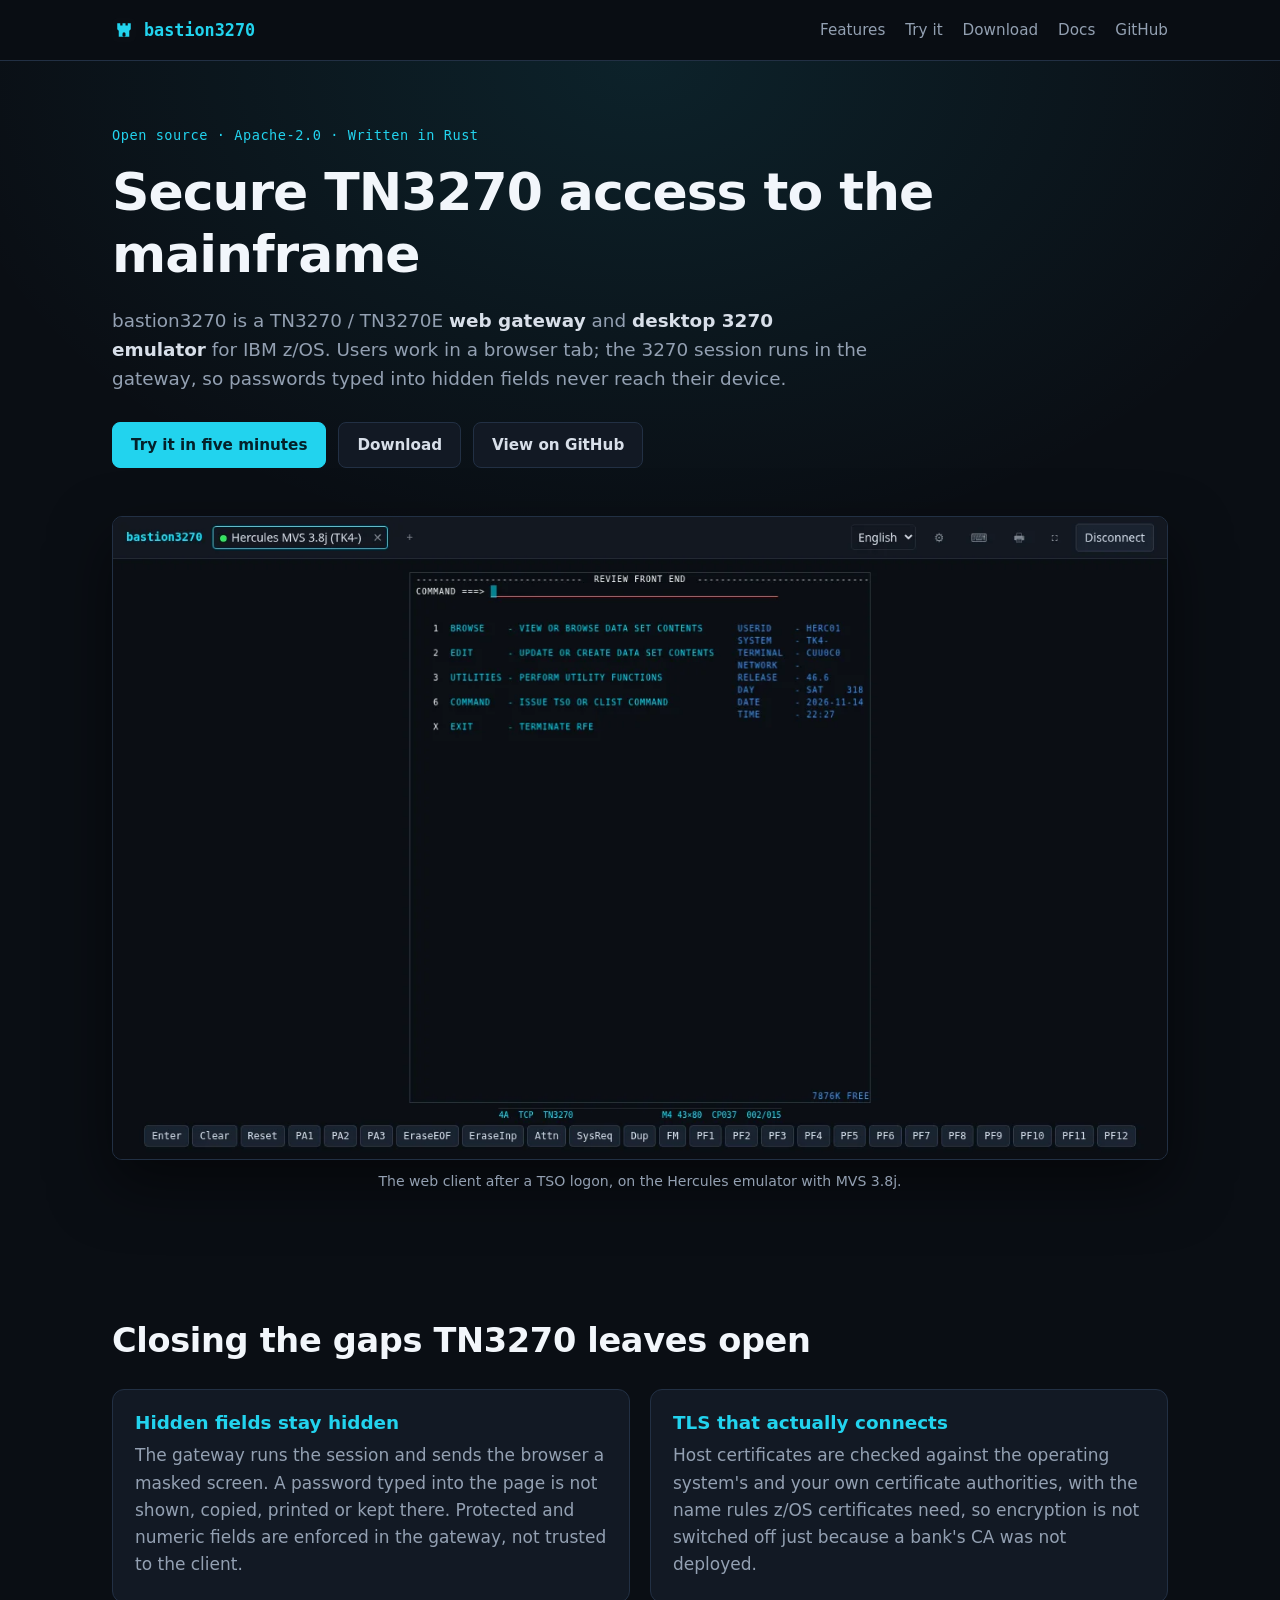
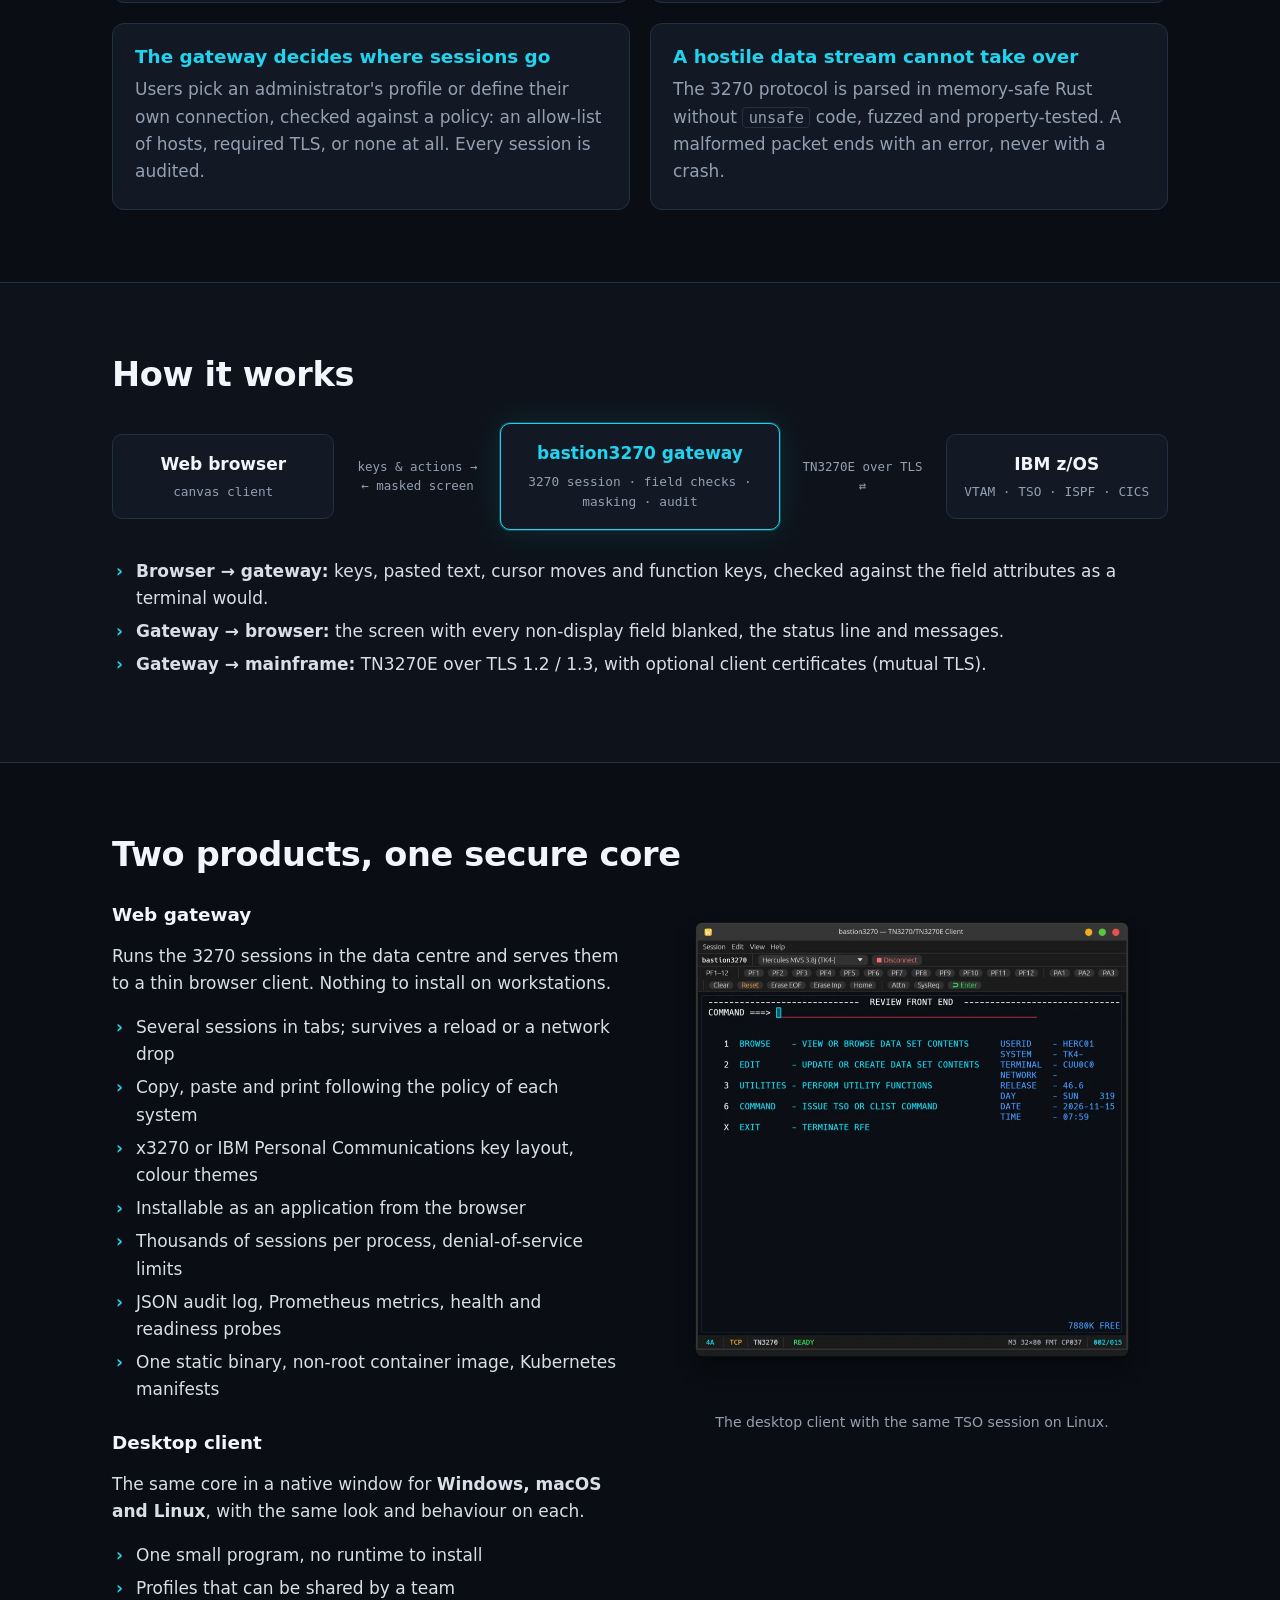
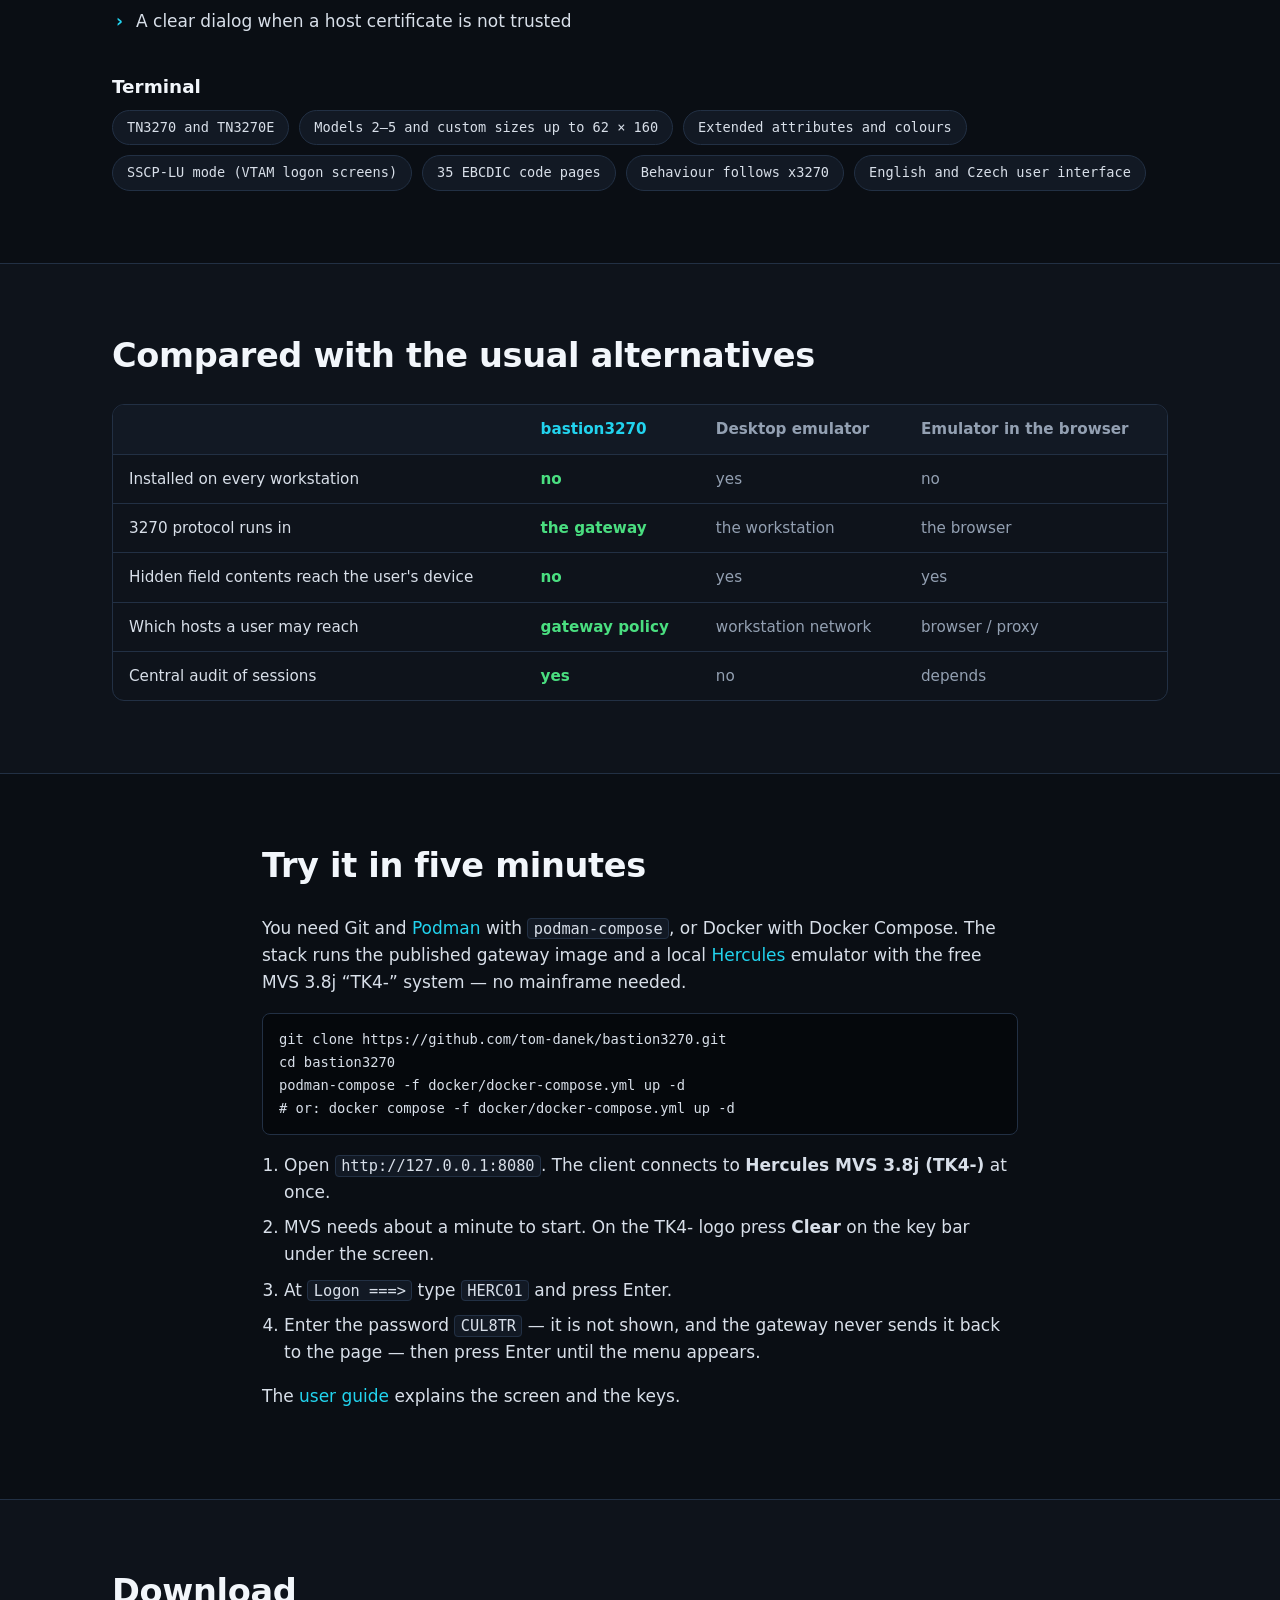
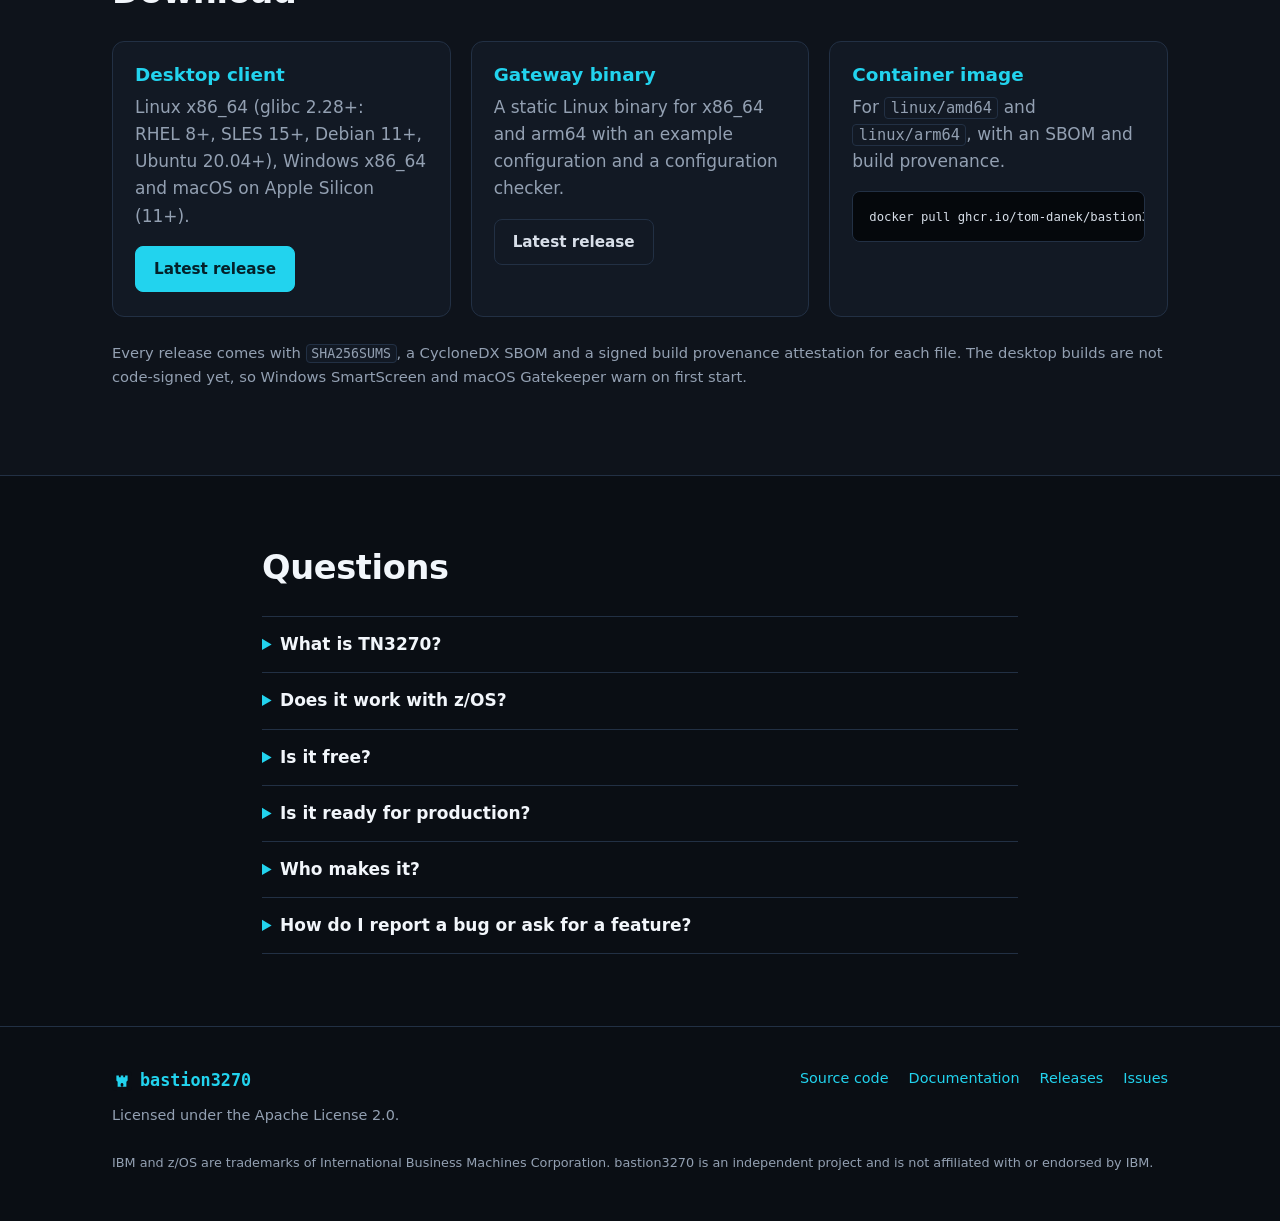
<file: index.html>
<!doctype html>
<html lang="en">
<head>
  <meta charset="utf-8">
  <meta name="viewport" content="width=device-width, initial-scale=1">
  <title>bastion3270 — secure TN3270 web gateway and 3270 terminal emulator</title>
  <meta name="description" content="bastion3270 is an open-source, memory-safe TN3270 / TN3270E web gateway and desktop 3270 terminal emulator written in Rust. Mainframe access from the browser, where password fields never reach the user's device.">
  <link rel="canonical" href="https://bastion3270.github.io/">
  <meta name="theme-color" content="#0a0e14">
  <meta name="google-site-verification" content="-ubyCEuNNxgF8yuHyWchzHqZaKFjPkMekwnGy3mCBSA">
  <link rel="icon" href="/favicon.svg" type="image/svg+xml">

  <meta property="og:type" content="website">
  <meta property="og:site_name" content="bastion3270">
  <meta property="og:url" content="https://bastion3270.github.io/">
  <meta property="og:title" content="bastion3270 — secure TN3270 access to the mainframe">
  <meta property="og:description" content="Open-source TN3270 web gateway and desktop client in Rust. Hidden fields never reach the browser.">
  <meta property="og:image" content="https://bastion3270.github.io/images/og.png">
  <meta property="og:image:width" content="1200">
  <meta property="og:image:height" content="630">
  <meta name="twitter:card" content="summary_large_image">

  <script type="application/ld+json">
  {
    "@context": "https://schema.org",
    "@type": "SoftwareApplication",
    "name": "bastion3270",
    "description": "Open-source, memory-safe TN3270 / TN3270E web gateway and desktop 3270 terminal emulator for IBM z/OS, written in Rust.",
    "url": "https://bastion3270.github.io/",
    "applicationCategory": "BusinessApplication",
    "operatingSystem": "Windows, macOS, Linux, Kubernetes",
    "license": "https://www.apache.org/licenses/LICENSE-2.0",
    "downloadUrl": "https://github.com/tom-danek/bastion3270/releases/latest",
    "image": "https://bastion3270.github.io/images/web-client.webp",
    "offers": { "@type": "Offer", "price": "0", "priceCurrency": "USD" },
    "sameAs": ["https://github.com/tom-danek/bastion3270"]
  }
  </script>

  <link rel="stylesheet" href="/style.css">
</head>
<body>

<header class="top">
  <div class="wrap top-inner">
    <a class="brand" href="/" aria-label="bastion3270 home">
      <img src="/favicon.svg" width="24" height="24" alt="">bastion3270
    </a>
    <nav class="nav" aria-label="Main">
      <a href="#features">Features</a>
      <a href="#try">Try it</a>
      <a href="#download">Download</a>
      <a href="https://github.com/tom-danek/bastion3270#documentation">Docs</a>
      <a class="nav-gh" href="https://github.com/tom-danek/bastion3270">GitHub</a>
    </nav>
  </div>
</header>

<main>

  <section class="hero">
    <div class="wrap">
      <p class="eyebrow">Open source · Apache-2.0 · Written in Rust</p>
      <h1>Secure TN3270 access to the mainframe</h1>
      <p class="lead">
        bastion3270 is a TN3270 / TN3270E <strong>web gateway</strong> and <strong>desktop
        3270 emulator</strong> for IBM&nbsp;z/OS. Users work in a browser tab; the 3270 session
        runs in the gateway, so passwords typed into hidden fields never reach their device.
      </p>
      <div class="cta">
        <a class="btn btn-primary" href="#try">Try it in five minutes</a>
        <a class="btn" href="https://github.com/tom-danek/bastion3270/releases/latest">Download</a>
        <a class="btn" href="https://github.com/tom-danek/bastion3270">View on GitHub</a>
      </div>
      <figure class="shot shot-hero">
        <img src="/images/web-client.webp" width="1280" height="780"
             alt="The bastion3270 web client in a browser, showing a TSO session on MVS 3.8j with the PF key bar">
        <figcaption>The web client after a TSO logon, on the Hercules emulator with MVS&nbsp;3.8j.</figcaption>
      </figure>
    </div>
  </section>

  <section id="why" class="section">
    <div class="wrap">
      <h2>Closing the gaps TN3270 leaves open</h2>
      <div class="grid grid-2">
        <article class="card">
          <h3>Hidden fields stay hidden</h3>
          <p>The gateway runs the session and sends the browser a masked screen. A password
          typed into the page is not shown, copied, printed or kept there. Protected and
          numeric fields are enforced in the gateway, not trusted to the client.</p>
        </article>
        <article class="card">
          <h3>TLS that actually connects</h3>
          <p>Host certificates are checked against the operating system's and your own
          certificate authorities, with the name rules z/OS certificates need, so encryption
          is not switched off just because a bank's CA was not deployed.</p>
        </article>
        <article class="card">
          <h3>The gateway decides where sessions go</h3>
          <p>Users pick an administrator's profile or define their own connection, checked
          against a policy: an allow-list of hosts, required TLS, or none at all. Every
          session is audited.</p>
        </article>
        <article class="card">
          <h3>A hostile data stream cannot take over</h3>
          <p>The 3270 protocol is parsed in memory-safe Rust without <code>unsafe</code> code,
          fuzzed and property-tested. A malformed packet ends with an error, never with a
          crash.</p>
        </article>
      </div>
    </div>
  </section>

  <section id="how" class="section section-alt">
    <div class="wrap">
      <h2>How it works</h2>
      <div class="flow" role="img"
           aria-label="Browser sends keys to the gateway and receives a masked screen; the gateway talks TN3270E over TLS to IBM z/OS">
        <div class="node">
          <span class="node-title">Web browser</span>
          <span class="node-sub">canvas client</span>
        </div>
        <div class="link">
          <span>keys &amp; actions →</span>
          <span>← masked screen</span>
        </div>
        <div class="node node-accent">
          <span class="node-title">bastion3270 gateway</span>
          <span class="node-sub">3270 session · field checks · masking · audit</span>
        </div>
        <div class="link">
          <span>TN3270E over TLS</span>
          <span>⇄</span>
        </div>
        <div class="node">
          <span class="node-title">IBM z/OS</span>
          <span class="node-sub">VTAM · TSO · ISPF · CICS</span>
        </div>
      </div>
      <ul class="ticks">
        <li><strong>Browser → gateway:</strong> keys, pasted text, cursor moves and function
          keys, checked against the field attributes as a terminal would.</li>
        <li><strong>Gateway → browser:</strong> the screen with every non-display field
          blanked, the status line and messages.</li>
        <li><strong>Gateway → mainframe:</strong> TN3270E over TLS 1.2 / 1.3, with optional
          client certificates (mutual TLS).</li>
      </ul>
    </div>
  </section>

  <section id="features" class="section">
    <div class="wrap">
      <h2>Two products, one secure core</h2>
      <div class="split">
        <div>
          <h3>Web gateway</h3>
          <p>Runs the 3270 sessions in the data centre and serves them to a thin browser
          client. Nothing to install on workstations.</p>
          <ul class="ticks">
            <li>Several sessions in tabs; survives a reload or a network drop</li>
            <li>Copy, paste and print following the policy of each system</li>
            <li>x3270 or IBM Personal Communications key layout, colour themes</li>
            <li>Installable as an application from the browser</li>
            <li>Thousands of sessions per process, denial-of-service limits</li>
            <li>JSON audit log, Prometheus metrics, health and readiness probes</li>
            <li>One static binary, non-root container image, Kubernetes manifests</li>
          </ul>
          <h3>Desktop client</h3>
          <p>The same core in a native window for <strong>Windows, macOS and Linux</strong>,
          with the same look and behaviour on each.</p>
          <ul class="ticks">
            <li>One small program, no runtime to install</li>
            <li>Profiles that can be shared by a team</li>
            <li>A clear dialog when a host certificate is not trusted</li>
          </ul>
        </div>
        <figure class="shot">
          <img src="/images/desktop-client.webp" width="1000" height="971" loading="lazy"
               alt="The bastion3270 desktop client on Linux with a TSO session, key bar and status line">
          <figcaption>The desktop client with the same TSO session on Linux.</figcaption>
        </figure>
      </div>

      <h3>Terminal</h3>
      <ul class="chips">
        <li>TN3270 and TN3270E</li>
        <li>Models 2–5 and custom sizes up to 62&nbsp;×&nbsp;160</li>
        <li>Extended attributes and colours</li>
        <li>SSCP-LU mode (VTAM logon screens)</li>
        <li>35 EBCDIC code pages</li>
        <li>Behaviour follows x3270</li>
        <li>English and Czech user interface</li>
      </ul>
    </div>
  </section>

  <section id="compare" class="section section-alt">
    <div class="wrap">
      <h2>Compared with the usual alternatives</h2>
      <div class="table-wrap">
        <table>
          <thead>
            <tr><th></th><th>bastion3270</th><th>Desktop emulator</th><th>Emulator in the browser</th></tr>
          </thead>
          <tbody>
            <tr><th>Installed on every workstation</th><td class="good">no</td><td>yes</td><td>no</td></tr>
            <tr><th>3270 protocol runs in</th><td class="good">the gateway</td><td>the workstation</td><td>the browser</td></tr>
            <tr><th>Hidden field contents reach the user's device</th><td class="good">no</td><td>yes</td><td>yes</td></tr>
            <tr><th>Which hosts a user may reach</th><td class="good">gateway policy</td><td>workstation network</td><td>browser / proxy</td></tr>
            <tr><th>Central audit of sessions</th><td class="good">yes</td><td>no</td><td>depends</td></tr>
          </tbody>
        </table>
      </div>
    </div>
  </section>

  <section id="try" class="section">
    <div class="wrap narrow">
      <h2>Try it in five minutes</h2>
      <p>You need Git and <a href="https://podman.io/">Podman</a> with
      <code>podman-compose</code>, or Docker with Docker Compose. The stack runs the published
      gateway image and a local <a href="https://sdl-hercules-390.github.io/html/">Hercules</a>
      emulator with the free MVS&nbsp;3.8j “TK4-” system — no mainframe needed.</p>
<pre><code>git clone https://github.com/tom-danek/bastion3270.git
cd bastion3270
podman-compose -f docker/docker-compose.yml up -d
# or: docker compose -f docker/docker-compose.yml up -d</code></pre>
      <ol class="steps">
        <li>Open <code>http://127.0.0.1:8080</code>. The client connects to
          <strong>Hercules MVS 3.8j (TK4-)</strong> at once.</li>
        <li>MVS needs about a minute to start. On the TK4- logo press <strong>Clear</strong>
          on the key bar under the screen.</li>
        <li>At <code>Logon ===&gt;</code> type <code>HERC01</code> and press Enter.</li>
        <li>Enter the password <code>CUL8TR</code> — it is not shown, and the gateway never
          sends it back to the page — then press Enter until the menu appears.</li>
      </ol>
      <p>The <a href="https://github.com/tom-danek/bastion3270/blob/main/docs/USER_GUIDE.md">user
      guide</a> explains the screen and the keys.</p>
    </div>
  </section>

  <section id="download" class="section section-alt">
    <div class="wrap">
      <h2>Download</h2>
      <div class="grid grid-3">
        <article class="card">
          <h3>Desktop client</h3>
          <p>Linux x86_64 (glibc 2.28+: RHEL&nbsp;8+, SLES&nbsp;15+, Debian&nbsp;11+,
          Ubuntu&nbsp;20.04+), Windows x86_64 and macOS on Apple Silicon (11+).</p>
          <a class="btn btn-primary" href="https://github.com/tom-danek/bastion3270/releases/latest">Latest release</a>
        </article>
        <article class="card">
          <h3>Gateway binary</h3>
          <p>A static Linux binary for x86_64 and arm64 with an example configuration and a
          configuration checker.</p>
          <a class="btn" href="https://github.com/tom-danek/bastion3270/releases/latest">Latest release</a>
        </article>
        <article class="card">
          <h3>Container image</h3>
          <p>For <code>linux/amd64</code> and <code>linux/arm64</code>, with an SBOM and build
          provenance.</p>
<pre><code>docker pull ghcr.io/tom-danek/bastion3270-server:latest</code></pre>
        </article>
      </div>
      <p class="note">Every release comes with <code>SHA256SUMS</code>, a CycloneDX SBOM and a
      signed build provenance attestation for each file. The desktop builds are not
      code-signed yet, so Windows SmartScreen and macOS Gatekeeper warn on first start.</p>
    </div>
  </section>

  <section id="faq" class="section">
    <div class="wrap narrow">
      <h2>Questions</h2>
      <details>
        <summary>What is TN3270?</summary>
        <p>TN3270 and its extension TN3270E are the Telnet-based protocols used to reach IBM
        mainframe applications such as TSO, ISPF and CICS through 3270 “green screen”
        terminals. A TN3270 emulator plays the role of the terminal.</p>
      </details>
      <details>
        <summary>Does it work with z/OS?</summary>
        <p>Yes. bastion3270 is built for IBM z/OS and is tested against the Hercules
        emulator with MVS&nbsp;3.8j and with z/OS data streams in its regression tests.</p>
      </details>
      <details>
        <summary>Is it free?</summary>
        <p>Yes. bastion3270 is open source under the Apache License&nbsp;2.0, including
        commercial use.</p>
      </details>
      <details>
        <summary>Is it ready for production?</summary>
        <p>It is pre-1.0. The protocol core, the web gateway and the desktop client are tested
        extensively, including load tests of thousands of sessions per gateway, but the
        configuration and the WebSocket protocol may still change between minor versions. See
        the <a href="https://github.com/tom-danek/bastion3270/blob/main/CHANGELOG.md">changelog</a>.</p>
      </details>
      <details>
        <summary>Who makes it?</summary>
        <p>bastion3270 is developed by one author in their spare time, together with an AI
        coding assistant. The author decides the design and reviews every change; all code
        follows the same standards: no <code>unsafe</code>, no panics in production code,
        behaviour that follows x3270 and the RFCs, and a regression test for every fix.</p>
      </details>
      <details>
        <summary>How do I report a bug or ask for a feature?</summary>
        <p>Open an <a href="https://github.com/tom-danek/bastion3270/issues">issue on
        GitHub</a>. Please report security problems privately, as described in the
        <a href="https://github.com/tom-danek/bastion3270/blob/main/SECURITY.md">security
        policy</a>.</p>
      </details>
    </div>
  </section>

</main>

<footer class="foot">
  <div class="wrap foot-inner">
    <div>
      <a class="brand" href="/"><img src="/favicon.svg" width="20" height="20" alt="">bastion3270</a>
      <p>Licensed under the Apache License&nbsp;2.0.</p>
    </div>
    <nav aria-label="Footer">
      <a href="https://github.com/tom-danek/bastion3270">Source code</a>
      <a href="https://github.com/tom-danek/bastion3270#documentation">Documentation</a>
      <a href="https://github.com/tom-danek/bastion3270/releases">Releases</a>
      <a href="https://github.com/tom-danek/bastion3270/issues">Issues</a>
    </nav>
    <p class="legal">IBM and z/OS are trademarks of International Business Machines
    Corporation. bastion3270 is an independent project and is not affiliated with or endorsed
    by IBM.</p>
  </div>
</footer>

</body>
</html>
</file>
<file: style.css>
/* bastion3270.github.io — single-page site. No external resources. */

:root {
  --bg: #0a0e14;
  --bg-alt: #0e131b;
  --panel: #121924;
  --border: #223044;
  --text: #d8dfe9;
  --muted: #93a0b2;
  --accent: #22d3ee;
  --accent-ink: #04212a;
  --good: #4ade80;
  --mono: ui-monospace, "Cascadia Code", "JetBrains Mono", "SF Mono", Menlo, Consolas, "DejaVu Sans Mono", monospace;
  --sans: system-ui, -apple-system, "Segoe UI", Roboto, "Noto Sans", "Helvetica Neue", Arial, sans-serif;
  color-scheme: dark;
}

*, *::before, *::after { box-sizing: border-box; }

html { scroll-behavior: smooth; scroll-padding-top: 72px; }

body {
  margin: 0;
  background: var(--bg);
  color: var(--text);
  font: 17px/1.6 var(--sans);
  -webkit-text-size-adjust: 100%;
}

img { max-width: 100%; height: auto; display: block; }

a { color: var(--accent); text-decoration: none; }
a:hover { text-decoration: underline; }

code, pre { font-family: var(--mono); font-size: 0.9em; }
:not(pre) > code {
  background: var(--panel);
  border: 1px solid var(--border);
  border-radius: 4px;
  padding: 0.05em 0.35em;
  overflow-wrap: anywhere;
}
pre {
  background: #05080c;
  border: 1px solid var(--border);
  border-radius: 8px;
  padding: 14px 16px;
  overflow-x: auto;
  line-height: 1.5;
  margin: 16px 0;
}

h1, h2, h3 { line-height: 1.2; color: #f2f6fb; }
h1 { font-size: clamp(2rem, 5vw, 3.25rem); margin: 0 0 20px; letter-spacing: -0.02em; }
h2 { font-size: clamp(1.5rem, 3.4vw, 2.1rem); margin: 0 0 28px; letter-spacing: -0.01em; }
h3 { font-size: 1.15rem; margin: 28px 0 8px; }

.wrap { max-width: 1120px; margin: 0 auto; padding: 0 16px; }
@media (min-width: 720px) { .wrap { padding: 0 32px; } }
.narrow { max-width: 820px; }

/* Header */
.top {
  position: sticky; top: 0; z-index: 10;
  background: rgba(10, 14, 20, 0.88);
  backdrop-filter: blur(8px);
  border-bottom: 1px solid var(--border);
}
.top-inner { display: flex; align-items: center; justify-content: space-between; gap: 16px; height: 60px; }
.brand {
  display: inline-flex; align-items: center; gap: 8px;
  font-family: var(--mono); font-weight: 700; font-size: 1.05rem; color: var(--accent);
}
.brand:hover { text-decoration: none; }
.nav { display: flex; gap: 20px; font-size: 0.95rem; }
.nav a { color: var(--muted); }
.nav a:hover { color: var(--text); text-decoration: none; }
@media (max-width: 640px) {
  .nav a:not(.nav-gh) { display: none; }
}

/* Hero */
.hero { padding: 64px 0 56px; background: radial-gradient(ellipse 80% 60% at 50% 0%, rgba(34, 211, 238, 0.10), transparent 70%); }
.eyebrow { font-family: var(--mono); color: var(--accent); font-size: 0.85rem; letter-spacing: 0.04em; margin: 0 0 14px; }
.lead { font-size: 1.15rem; color: var(--muted); max-width: 760px; margin: 0 0 28px; }
.lead strong { color: var(--text); font-weight: 600; }
.cta { display: flex; flex-wrap: wrap; gap: 12px; margin-bottom: 48px; }

.btn {
  display: inline-block;
  padding: 10px 18px;
  border: 1px solid var(--border);
  border-radius: 8px;
  background: var(--panel);
  color: var(--text);
  font-weight: 600;
  font-size: 0.95rem;
}
.btn:hover { border-color: var(--accent); text-decoration: none; }
.btn-primary { background: var(--accent); border-color: var(--accent); color: var(--accent-ink); }
.btn-primary:hover { background: #67e8f9; border-color: #67e8f9; }

/* Screenshots */
.shot { margin: 0; }
.shot img { border: 1px solid var(--border); border-radius: 10px; box-shadow: 0 24px 60px rgba(0, 0, 0, 0.5); }
.shot figcaption { color: var(--muted); font-size: 0.88rem; margin-top: 10px; text-align: center; }
.split .shot img { border: 0; box-shadow: none; }

/* Sections */
.section { padding: 72px 0; }
.section-alt { background: var(--bg-alt); border-top: 1px solid var(--border); border-bottom: 1px solid var(--border); }

.grid { display: grid; gap: 20px; }
@media (min-width: 760px) {
  .grid-2 { grid-template-columns: repeat(2, 1fr); }
  .grid-3 { grid-template-columns: repeat(3, 1fr); }
}
.card {
  background: var(--panel);
  border: 1px solid var(--border);
  border-radius: 12px;
  padding: 22px 22px 24px;
  min-width: 0;
}
.card h3 { margin-top: 0; color: var(--accent); }
.card p { margin: 0 0 16px; color: var(--muted); }
.card p:last-child { margin-bottom: 0; }
.card pre { margin-bottom: 0; font-size: 0.8em; }

.split { display: grid; gap: 32px; align-items: start; }
.split h3:first-child { margin-top: 0; }
@media (min-width: 900px) { .split { grid-template-columns: 1fr 1fr; } }

.ticks { list-style: none; padding: 0; margin: 12px 0; }
.ticks li { position: relative; padding-left: 24px; margin: 6px 0; }
.ticks li::before { content: "›"; position: absolute; left: 4px; color: var(--accent); font-weight: 700; }

.chips { list-style: none; padding: 0; margin: 12px 0 0; display: flex; flex-wrap: wrap; gap: 10px; }
.chips li {
  font-family: var(--mono); font-size: 0.85rem;
  border: 1px solid var(--border); border-radius: 999px;
  padding: 6px 14px; background: var(--panel);
}

/* Flow diagram */
.flow { display: flex; flex-direction: column; align-items: stretch; gap: 8px; margin-bottom: 28px; }
.node {
  border: 1px solid var(--border); border-radius: 10px; background: var(--panel);
  padding: 16px; text-align: center; display: flex; flex-direction: column; gap: 4px;
}
.node-accent { border-color: var(--accent); box-shadow: 0 0 0 1px rgba(34, 211, 238, 0.25), 0 0 32px rgba(34, 211, 238, 0.12); }
.node-title { font-weight: 700; color: #f2f6fb; }
.node-accent .node-title { color: var(--accent); }
.node-sub { font-family: var(--mono); font-size: 0.8rem; color: var(--muted); }
.link { display: flex; flex-direction: column; align-items: center; font-family: var(--mono); font-size: 0.78rem; color: var(--muted); }
@media (min-width: 900px) {
  .flow { flex-direction: row; align-items: center; }
  .node { flex: 1 1 0; }
  .node-accent { flex: 1.3 1 0; }
  .link { flex: 0 0 150px; }
}

/* Table */
.table-wrap { overflow-x: auto; border: 1px solid var(--border); border-radius: 12px; }
table { border-collapse: collapse; width: 100%; min-width: 620px; font-size: 0.95rem; }
th, td { padding: 12px 16px; text-align: left; border-bottom: 1px solid var(--border); }
tbody tr:last-child th, tbody tr:last-child td { border-bottom: 0; }
thead th { color: var(--muted); font-weight: 600; background: var(--panel); }
thead th:nth-child(2) { color: var(--accent); }
tbody th { font-weight: 500; }
td { color: var(--muted); }
td.good { color: var(--good); font-weight: 600; }

/* Try it */
.steps { padding-left: 22px; }
.steps li { margin: 8px 0; }
.note { color: var(--muted); font-size: 0.92rem; margin-top: 24px; }

/* FAQ */
details { border-bottom: 1px solid var(--border); padding: 14px 0; }
details:first-of-type { border-top: 1px solid var(--border); }
summary { cursor: pointer; font-weight: 600; color: #f2f6fb; }
summary::marker { color: var(--accent); }
details p { color: var(--muted); margin: 10px 0 0; }

/* Footer */
.foot { border-top: 1px solid var(--border); padding: 40px 0 48px; font-size: 0.9rem; color: var(--muted); }
.foot-inner { display: grid; gap: 20px; }
.foot p { margin: 6px 0 0; }
.foot nav { display: flex; flex-wrap: wrap; gap: 8px 20px; }
.foot .legal { font-size: 0.8rem; }
@media (min-width: 760px) {
  .foot-inner { grid-template-columns: 1fr auto; }
  .foot .legal { grid-column: 1 / -1; }
}
</file>
